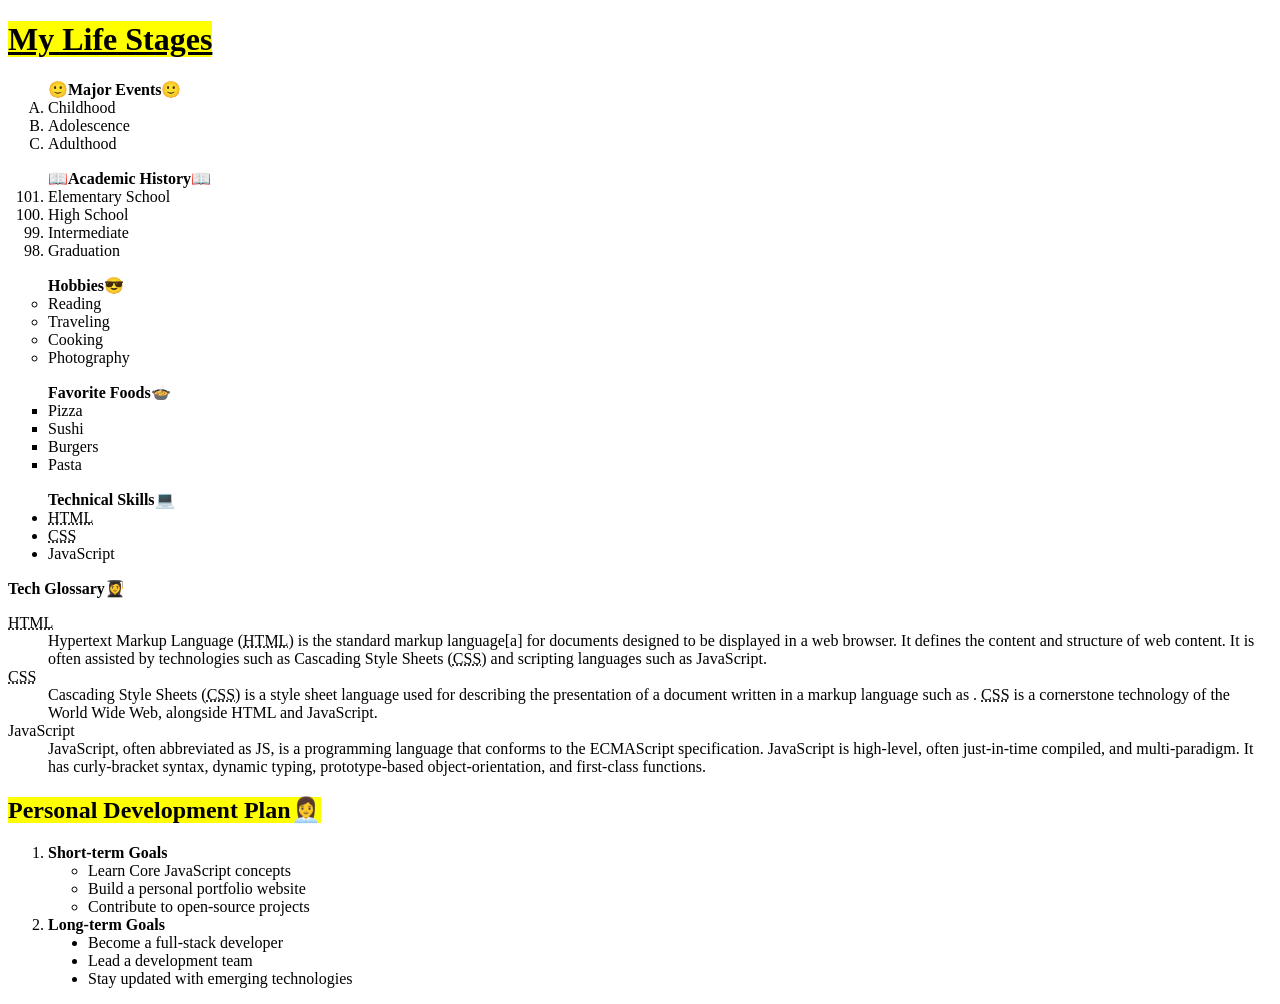
<file: DAY 03/index.html>
<!DOCTYPE html>
<html lang="en">
  <head>
    <meta charset="UTF-8" />
    <meta name="viewport" content="width=device-width, initial-scale=1.0" />
    <title>MY life Stages</title>
  </head>
  <body>
    <h1><ins><mark>My Life Stages</mark></ins></h1>
    <ol type="A">
      <strong>🙂Major Events🙂</strong>
      <li>Childhood</li>
      <li>Adolescence</li>
      <li>Adulthood</li>
    </ol>
    <ol type="1" start="101" reversed>
      <strong>📖Academic History📖</strong>
      <li>Elementary School</li>
      <li>High School</li>
      <li>Intermediate</li>
      <li>Graduation</li>
    </ol>
    <ul type="circle">
      <strong>Hobbies😎</strong>
      <li>Reading</li>
      <li>Traveling</li>
      <li>Cooking</li>
      <li>Photography</li>
    </ul>
    <ul type="square">
      <strong>Favorite Foods🍲</strong>
      <li>Pizza</li>
      <li>Sushi</li>
      <li>Burgers</li>
      <li>Pasta</li>
    </ul>
    <ul type="disc">
      <strong>Technical Skills💻</strong>
      <li><abbr title="Hypertext Markup Language">HTML</abbr></li>
      <li><abbr title="Cascading Style Sheets" >CSS</abbr></li>
      <li>JavaScript</li>
    </ul>
    <dl>
      <strong>Tech Glossary👩‍🎓</strong></dl>
        <dt><abbr title="Hypertext Markup Language">HTML</abbr></dt>
        <dd>Hypertext Markup Language (<abbr title="Hypertext Markup Language">HTML</abbr>) is the standard markup language[a] for documents designed to be displayed in a web browser. It defines the content and structure of web content. It is often assisted by technologies such as Cascading Style Sheets (<abbr title="Cascading Style Sheets" >CSS</abbr>) and scripting languages such as JavaScript.</dd>
        <dt><abbr title="Cascading Style Sheets" >CSS</abbr></dt>
        <dd>Cascading Style Sheets (<abbr title="Cascading Style Sheets" >CSS</abbr>) is a style sheet language used for describing the presentation of a document written in a markup language such as </mark>. <abbr title="Cascading Style Sheets" >CSS</abbr> is a cornerstone technology of the World Wide Web, alongside HTML and JavaScript.</dd>
        <dt>JavaScript</dt>
        <dd>JavaScript, often abbreviated as JS, is a programming language that conforms to the ECMAScript specification. JavaScript is high-level, often just-in-time compiled, and multi-paradigm. It has curly-bracket syntax, dynamic typing, prototype-based object-orientation, and first-class functions.</dd>
    </dl>
    <h2><mark>Personal Development Plan👩‍💼</mark></h2>
    <ol>
        <li>
            <strong>Short-term Goals</strong>
            <ul type="circle">
                <li>Learn Core JavaScript concepts</li>
                <li>Build a personal portfolio website</li>
                <li>Contribute to open-source projects</li>
            </ul>
        </li>
        <li>
            <strong>Long-term Goals</strong>
            <ul type="disc">
                <li>Become a full-stack developer</li>
                <li>Lead a development team</li>
                <li>Stay updated with emerging technologies</li>
            </ul>
        </li>
    </ol>
  </body>
</html>
</file>
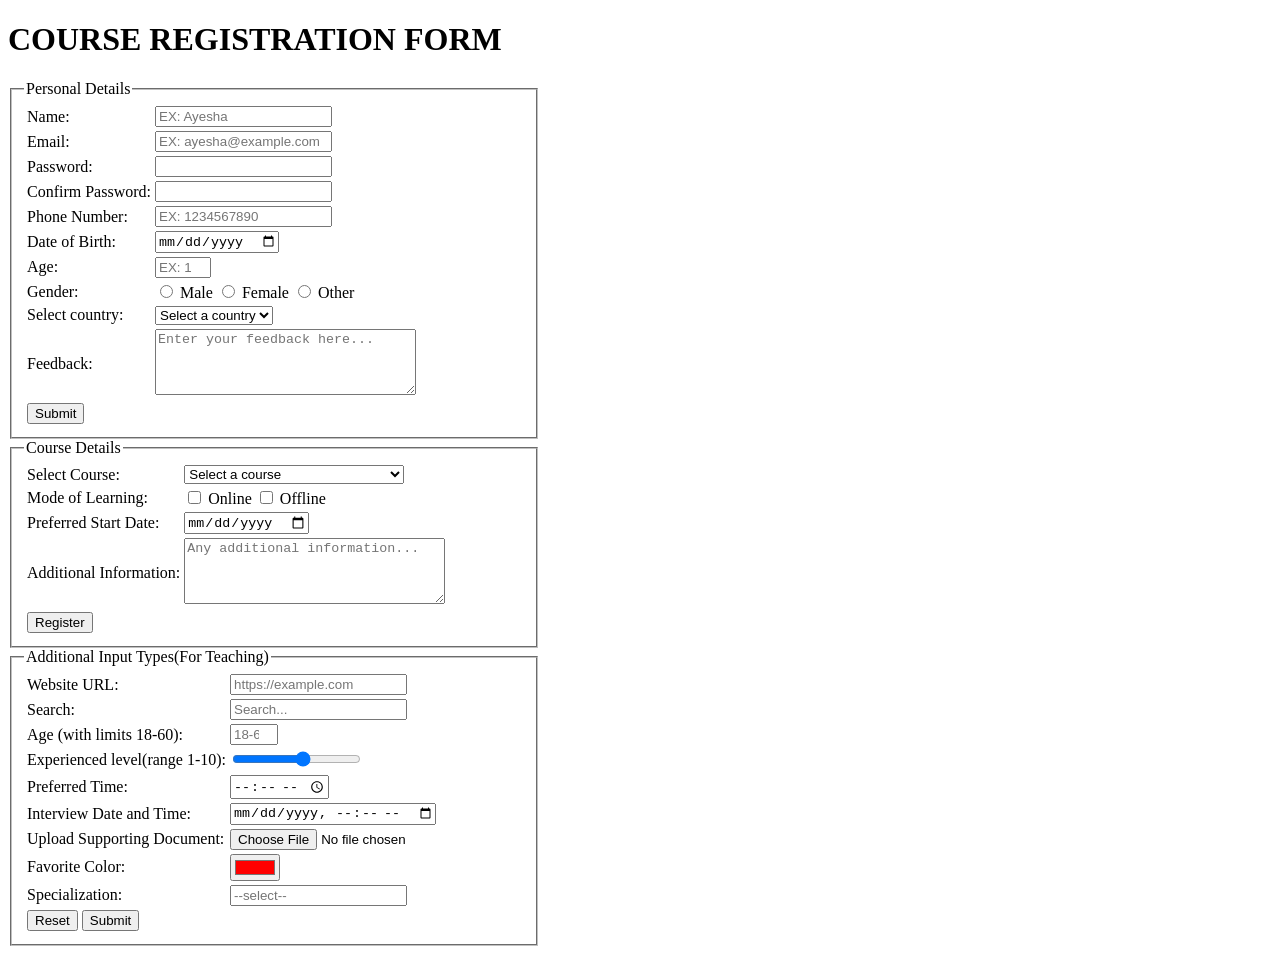
<file: DAY 06/index.html>
<!DOCTYPE html>
<html lang="en">
  <head>
    <meta charset="UTF-8" />
    <meta name="viewport" content="width=device-width, initial-scale=1.0" />
    <title>COURSE REGISTRATION FORM</title>
  </head>
  <body>
    <h1>COURSE REGISTRATION FORM</h1>
    <form action="/register" method="post">
      <fieldset style="width: 500px">
        <legend>Personal Details</legend>

        <table>
          <tr>
            <td>
              <label for="name">Name:</label>
            </td>
            <td>
              <input
                type="text"
                id="name"
                name="name"
                required
                placeholder="EX: Ayesha "
              />
            </td>
          </tr>
          <tr>
            <td>
              <label for="email">Email:</label>
            </td>
            <td>
              <input
                type="email"
                id="email"
                name="email"
                required
                placeholder="EX: ayesha@example.com"
              />
            </td>
          </tr>
          <tr>
            <td>
              <label for="password">Password:</label>
            </td>
            <td>
              <input type="password" id="password" name="password" required />
            </td>
          </tr>
          <tr>
            <td>
              <label for="confirm_password">Confirm Password:</label>
            </td>
            <td>
              <input
                type="password"
                id="confirm_password"
                name="confirm_password"
                required
              />
            </td>
          </tr>

          <tr>
            <td>
              <label for="phone">Phone Number:</label>
            </td>
            <td>
              <input
                type="tel"
                id="phone"
                name="phone"
                pattern="[0-9]{10}"
                required
                placeholder="EX: 1234567890"
              />
            </td>
          </tr>
          <tr>
            <td>
              <label for="DOB">Date of Birth:</label>
            </td>
            <td>
              <input
                type="date"
                id="DOB"
                name="DOB"
                required
                placeholder="DD/MM/YYYY"
              />
            </td>
          </tr>
          <tr>
            <td>
              <label for="Age">Age:</label>
            </td>
            <td>
              <input
                type="number"
                id="Age"
                name="Age"
                required
                min="18"
                max="100"
                placeholder="EX: 18"
              />
            </td>
          </tr>

          <tr>
            <td>
              <label for="GENDER">Gender:</label>
            </td>
            <td>
              <input type="radio" id="male" name="GENDER" value="male" />
              <label for="male">Male</label>
              <input type="radio" id="female" name="GENDER" value="female" />
              <label for="female">Female</label>
              <input type="radio" id="other" name="GENDER" value="other" />
              <label for="other">Other</label>
            </td>
          </tr>
          <tr>
            <td>
              <label for="country">Select country:</label>
            </td>
            <td>
              <select id="country" name="country" required>
                <option value="">Select a country</option>
                <option value="USA">United States</option>
                <option value="IND">India</option>
                <option value="UK">United Kingdom</option>
              </select>
            </td>
          </tr>

          <tr>
            <td>
              <label for="feedback">Feedback:</label>
            </td>
            <td>
              <textarea
                id="feedback"
                name="feedback"
                rows="4"
                cols="30"
                placeholder="Enter your feedback here..."
              ></textarea>
            </td>
          </tr>

          <tr>
            <td colspan="2">
              <input type="submit" value="Submit" />
            </td>
          </tr>
        </table>
      </fieldset>
      <fieldset style="width: 500px">
        <legend>Course Details</legend>
        <table>
          <tr>
            <td>
              <label for="course">Select Course:</label>
            </td>
            <td>
              <select id="course" name="course" required>
                <option value="">Select a course</option>
                <option value="web_dev">Java Full stackWeb Development</option>
                <option value="data_science">Data Science</option>
                <option value="cyber_security">Cyber Security</option>
              </select>
            </td>
          </tr>
          <tr>
            <td>
              <label for="mode">Mode of Learning:</label>
            </td>
            <td>
              <input
                type="checkbox"
                id="online"
                name="mode"
                value="online"
                required
              />
              <label for="online">Online</label>
              <input
                type="checkbox"
                id="offline"
                name="mode"
                value="offline"
                required
              />
              <label for="offline">Offline</label>
            </td>
          </tr>
          <tr>
            <td>
              <label for="start_date">Preferred Start Date:</label>
            </td>
            <td>
              <input type="date" id="start_date" name="start_date" required />
            </td>
          </tr>
          <tr>
            <td>
              <label for="additional_info">Additional Information:</label>
            </td>
            <td>
              <textarea
                id="additional_info"
                name="additional_info"
                rows="4"
                cols="30"
                placeholder="Any additional information..."
              ></textarea>
            </td>
          </tr>
          <tr>
            <td colspan="2">
              <input type="submit" value="Register" />
            </td>
          </tr>
        </table>
      </fieldset>
      <fieldset style="width: 500px">
        <legend>Additional Input Types(For Teaching)</legend>
        <table>
          <tr>
            <td><label for="website">Website URL:</label></td>
            <td>
              <input
                type="url"
                id="website"
                name="website"
                placeholder="https://example.com"
              />
            </td>
          </tr>
          <tr>
            <td><label for="search">Search:</label></td>
            <td>
              <input
                type="search"
                id="search"
                name="search"
                placeholder="Search..."
              />
            </td>
          </tr>
          <tr>
            <td>
              <label for="age">Age (with limits 18-60):</label>
            </td>
            <td>
              <input
                type="number"
                id="age"
                name="age"
                min="18"
                max="60"
                placeholder="18-60"
              />
            </td>
          </tr>
          <tr>
            <td>
              <label for="Experience">Experienced level(range 1-10):</label>
            </td>
            <td>
              <input
                type="range"
                id="Experience"
                name="Experience"
                min="1"
                max="10"
              />
            </td>
          </tr>
          <tr>
            <td><label for="time">Preferred Time:</label></td>
            <td>
              <input type="time" id="time" name="time" />
            </td>
          </tr>
          <tr>
            <td><label for="datetime"> Interview Date and Time:</label></td>
            <td>
              <input type="datetime-local" id="datetime" name="datetime" />
            </td>
          </tr>
          <tr>
            <td>
              <label for="file">Upload Supporting Document:</label>
            </td>
            <td>
              <input type="file" id="file" name="file" />
            </td>
          </tr>

          <tr>
            <td><label for="color">Favorite Color:</label></td>
            <td>
              <input type="color" id="color" name="color" value="#ff0000" />
            </td>
          </tr>
          <tr>
            <td>
              <label for="Specialization">Specialization:</label>
            </td>
            <td>
              <input
                list="specializations"
                id="Specialization"
                name="Specialization"
                placeholder="--select--"
              />
              <datalist id="specializations">
                <option value="Frontend Development"></option>
                <option value="Backend Development"></option>
                <option value="Full Stack Development"></option>
                <option value="Data Science"></option>
                <option value="Cyber Security"></option>
              </datalist>
            </td>
          </tr>
          <tr>
            <td colspan="2">
              <input type="reset" value="Reset" />
              <input type="submit" value="Submit" />
            </td>
          </tr>
        </table>
      </fieldset>
    </form>
  </body>
</html>
</file>
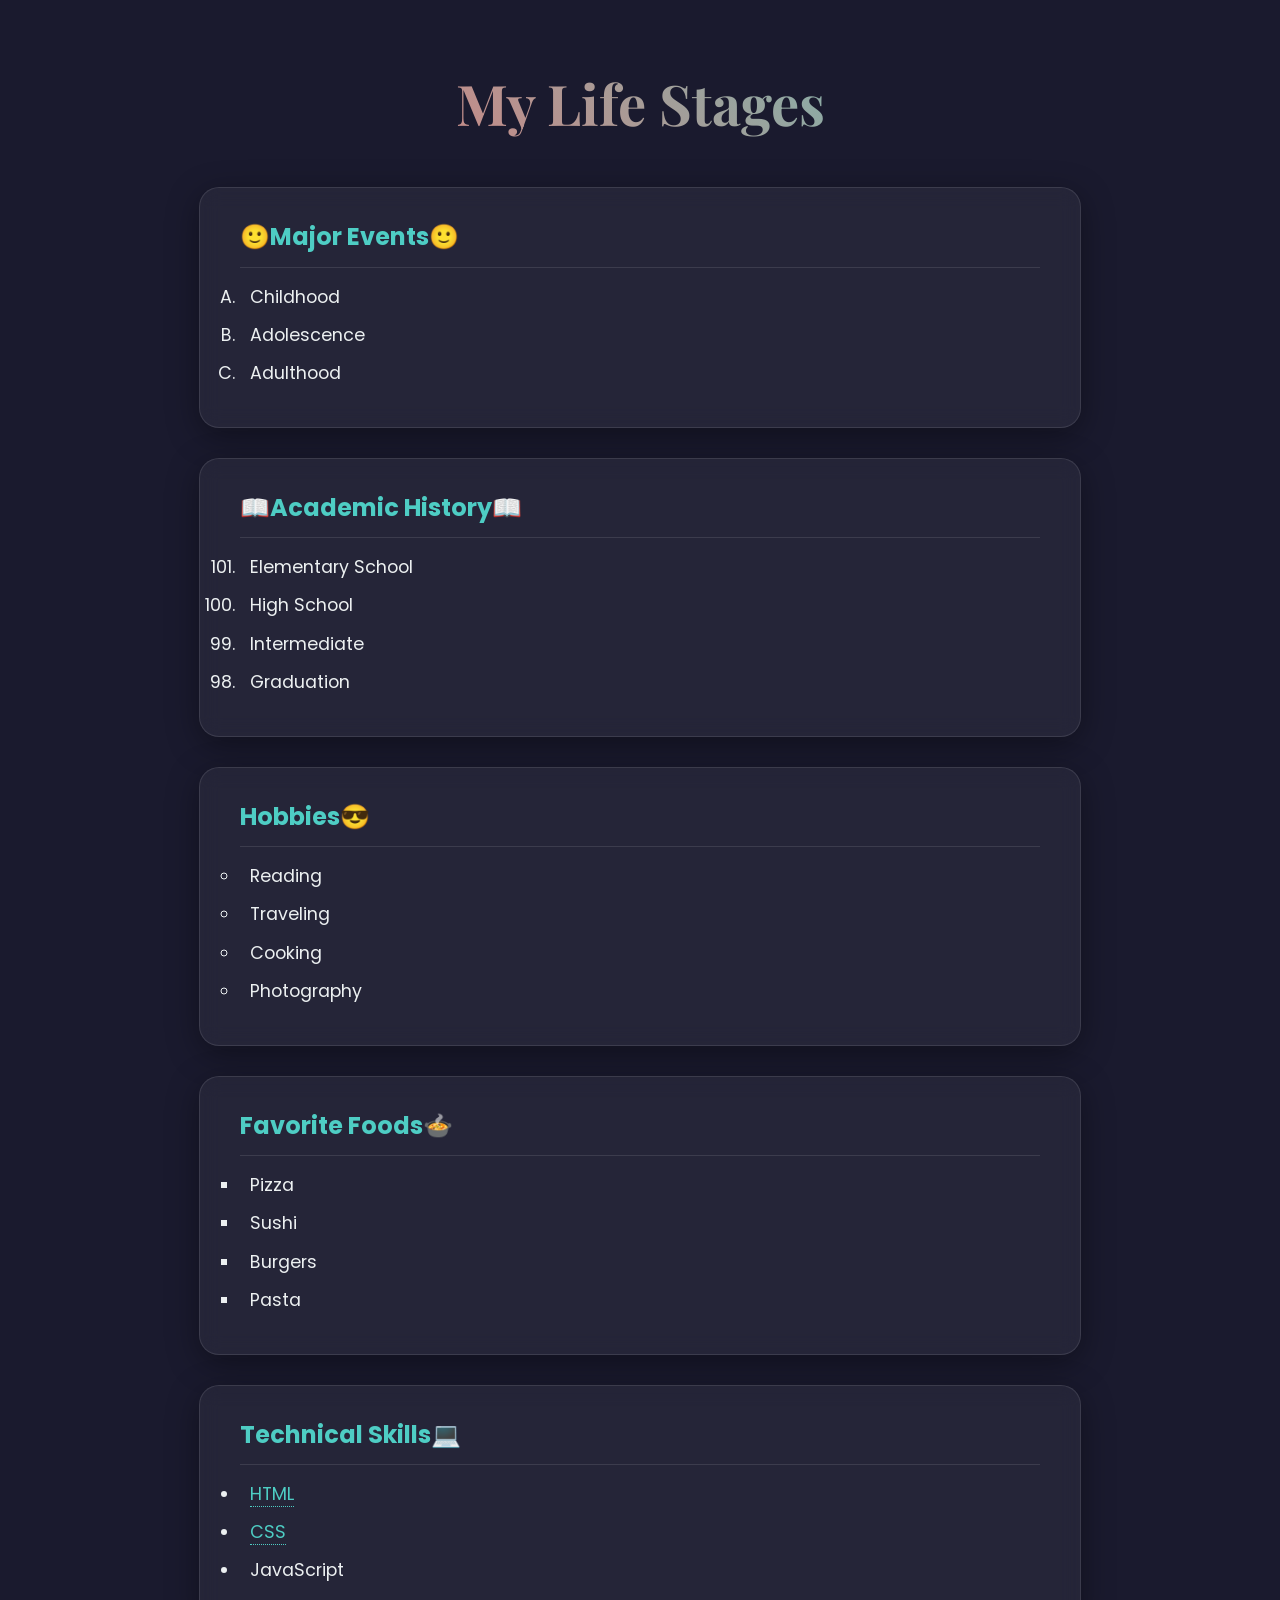
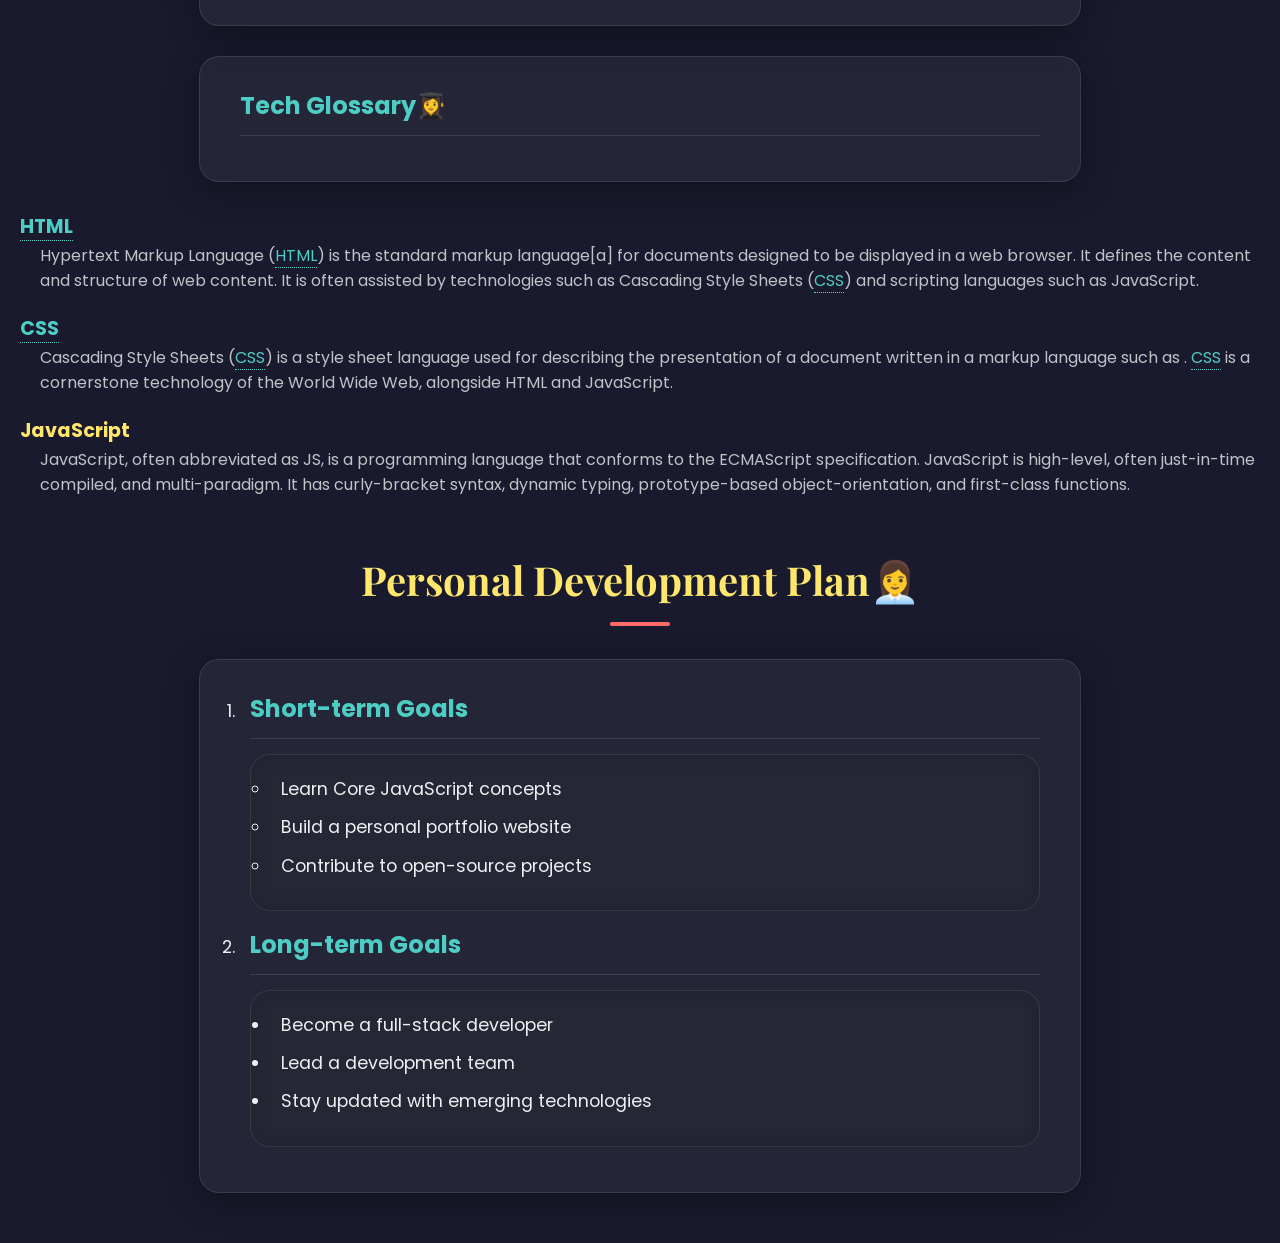
<file: DAY 03/index2.html>
<!DOCTYPE html>
<html lang="en">

<head>
  <meta charset="UTF-8" />
  <meta name="viewport" content="width=device-width, initial-scale=1.0" />
  <title>MY life Stages</title>
  <link rel="stylesheet" href="style.css">
</head>

<body>
  <h1><ins><mark>My Life Stages</mark></ins></h1>
  <ol type="A">
    <strong>🙂Major Events🙂</strong>
    <li>Childhood</li>
    <li>Adolescence</li>
    <li>Adulthood</li>
  </ol>
  <ol type="1" start="101" reversed>
    <strong>📖Academic History📖</strong>
    <li>Elementary School</li>
    <li>High School</li>
    <li>Intermediate</li>
    <li>Graduation</li>
  </ol>
  <ul type="circle">
    <strong>Hobbies😎</strong>
    <li>Reading</li>
    <li>Traveling</li>
    <li>Cooking</li>
    <li>Photography</li>
  </ul>
  <ul type="square">
    <strong>Favorite Foods🍲</strong>
    <li>Pizza</li>
    <li>Sushi</li>
    <li>Burgers</li>
    <li>Pasta</li>
  </ul>
  <ul type="disc">
    <strong>Technical Skills💻</strong>
    <li><abbr title="Hypertext Markup Language">HTML</abbr></li>
    <li><abbr title="Cascading Style Sheets">CSS</abbr></li>
    <li>JavaScript</li>
  </ul>
  <dl>
    <strong>Tech Glossary👩‍🎓</strong>
  </dl>
  <dt><abbr title="Hypertext Markup Language">HTML</abbr></dt>
  <dd>Hypertext Markup Language (<abbr title="Hypertext Markup Language">HTML</abbr>) is the standard markup language[a]
    for documents designed to be displayed in a web browser. It defines the content and structure of web content. It is
    often assisted by technologies such as Cascading Style Sheets (<abbr title="Cascading Style Sheets">CSS</abbr>) and
    scripting languages such as JavaScript.</dd>
  <dt><abbr title="Cascading Style Sheets">CSS</abbr></dt>
  <dd>Cascading Style Sheets (<abbr title="Cascading Style Sheets">CSS</abbr>) is a style sheet language used for
    describing the presentation of a document written in a markup language such as </mark>. <abbr
      title="Cascading Style Sheets">CSS</abbr> is a cornerstone technology of the World Wide Web, alongside HTML and
    JavaScript.</dd>
  <dt>JavaScript</dt>
  <dd>JavaScript, often abbreviated as JS, is a programming language that conforms to the ECMAScript specification.
    JavaScript is high-level, often just-in-time compiled, and multi-paradigm. It has curly-bracket syntax, dynamic
    typing, prototype-based object-orientation, and first-class functions.</dd>
  </dl>
  <h2><mark>Personal Development Plan👩‍💼</mark></h2>
  <ol>
    <li>
      <strong>Short-term Goals</strong>
      <ul type="circle">
        <li>Learn Core JavaScript concepts</li>
        <li>Build a personal portfolio website</li>
        <li>Contribute to open-source projects</li>
      </ul>
    </li>
    <li>
      <strong>Long-term Goals</strong>
      <ul type="disc">
        <li>Become a full-stack developer</li>
        <li>Lead a development team</li>
        <li>Stay updated with emerging technologies</li>
      </ul>
    </li>
  </ol>
</body>

</html>
</file>
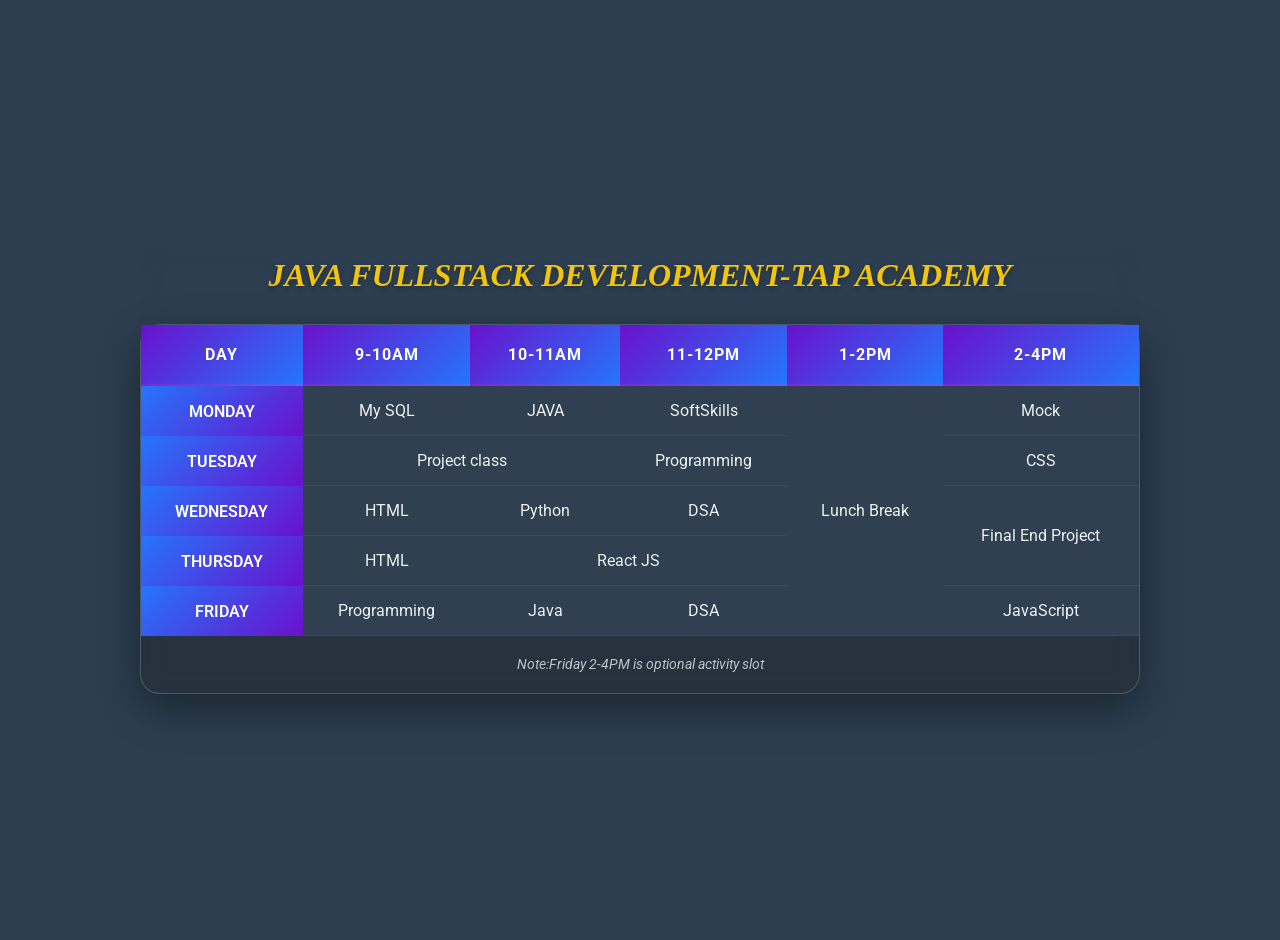
<file: DAY 04/index3.html>
<!DOCTYPE html>
<html lang="en">

<head>
    <meta charset="UTF-8">
    <meta name="viewport" content="width=<device-width>, initial-scale=1.0">
    <title>Time Table</title>
    <link rel="stylesheet" href="style.css">
</head>

<body>


    <table>
        <caption style="text-align:center "><strong><mark>JAVA FULLSTACK DEVELOPMENT-TAP ACADEMY</mark></strong>
        </caption>
        <thead <tr>
            <th>DAY</th>
            <th>9-10AM</th>
            <th>10-11AM</th>
            <th>11-12PM</th>
            <th>1-2PM</th>
            <th>2-4PM</th>
            </tr>
        </thead>
        <tbody>
            <tr>
                <th>MONDAY</th>
                <td>My SQL</td>
                <td>JAVA</td>
                <td>SoftSkills</td>
                <td rowspan="5"> Lunch Break</td>
                <td>Mock</td>
            </tr>
            <tr>
                <th>TUESDAY</th>
                <td colspan="2">Project class</td>
                <td>Programming</td>
                <td>CSS</td>
            </tr>
            <tr>
                <th>WEDNESDAY</th>
                <td>HTML</td>
                <td>Python</td>
                <td>DSA</td>
                <td rowspan="2">Final End Project</td>
            </tr>
            <tr>
                <th>THURSDAY</th>
                <td>HTML</td>
                <td colspan="2">React JS</td>
            </tr>
            <tr>
                <th>FRIDAY</th>
                <td>Programming</td>
                <td>Java</td>
                <td>DSA</td>
                <td>JavaScript</td>
            </tr>
        </tbody>
        <tfoot>
            <tr>

                <td colspan="6" style="text-align:center"><em>Note:Friday 2-4PM is optional activity slot</em></td>
            </tr>
        </tfoot>

    </table>
</body>

</html>
</file>
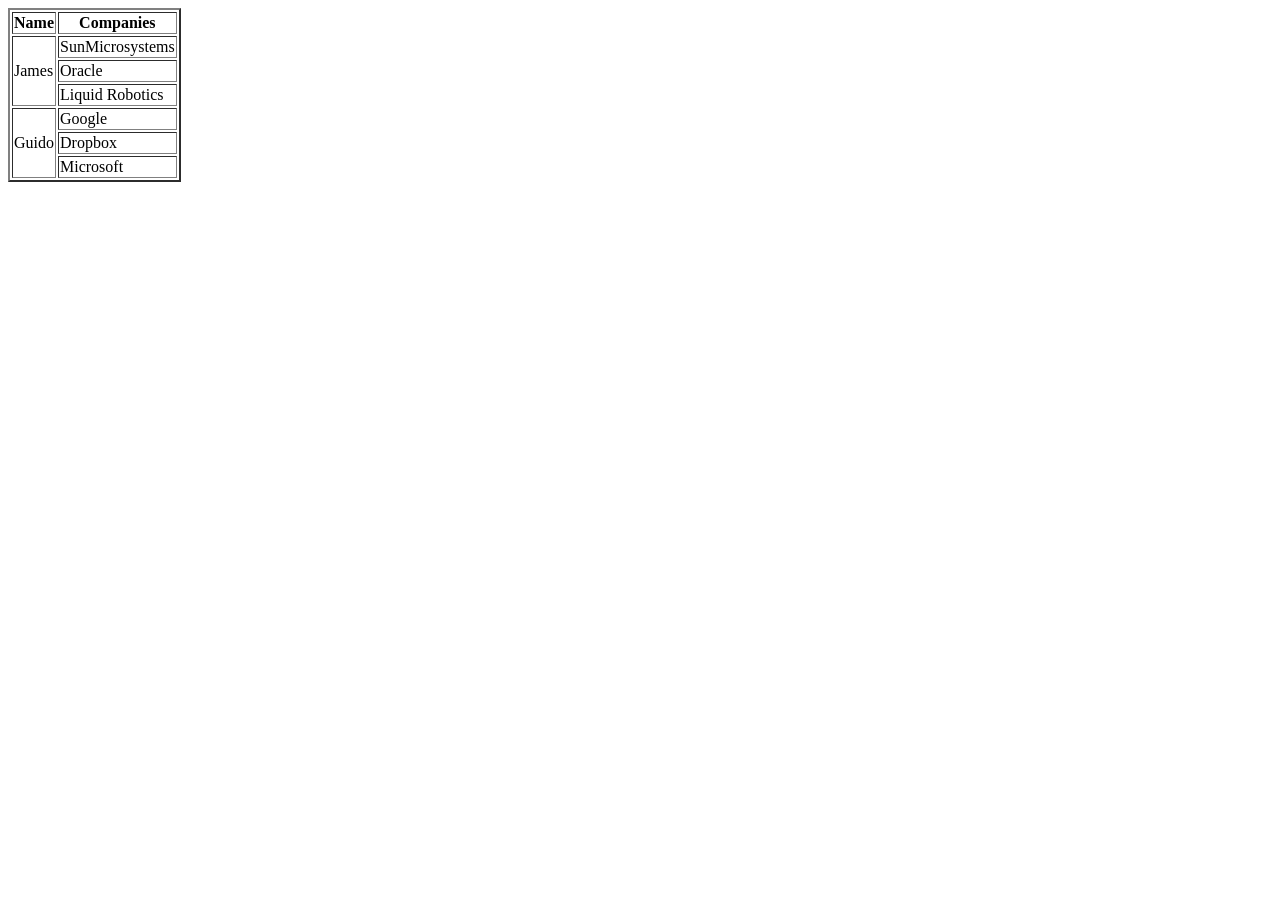
<file: DAY 04/tables.html>
<!DOCTYPE html>
<html lang="en">
  <head>
    <meta charset="UTF-8" />
    <meta name="viewport" content="width=device-width, initial-scale=1.0" />
    <title>Document</title>
  </head>
  <body>
    <table border="2px">
      <tr>
        <th>Name</th>
        <th>Companies</th>
      </tr>
      <tr>
        <td rowspan="3">James</td>
        <td>SunMicrosystems</td>
      </tr>
      <tr>
        <td>Oracle</td>
      </tr>
      <tr>
        <td>Liquid Robotics</td>
      </tr>
      <tr>
        <td rowspan="3">Guido</td>
        <td>Google</td>
      </tr>

      <tr>
        <td>Dropbox</td>
      </tr>
      <tr>
        <td>Microsoft</td>
      </tr>
    </table>
  </body>
</html>
</file>
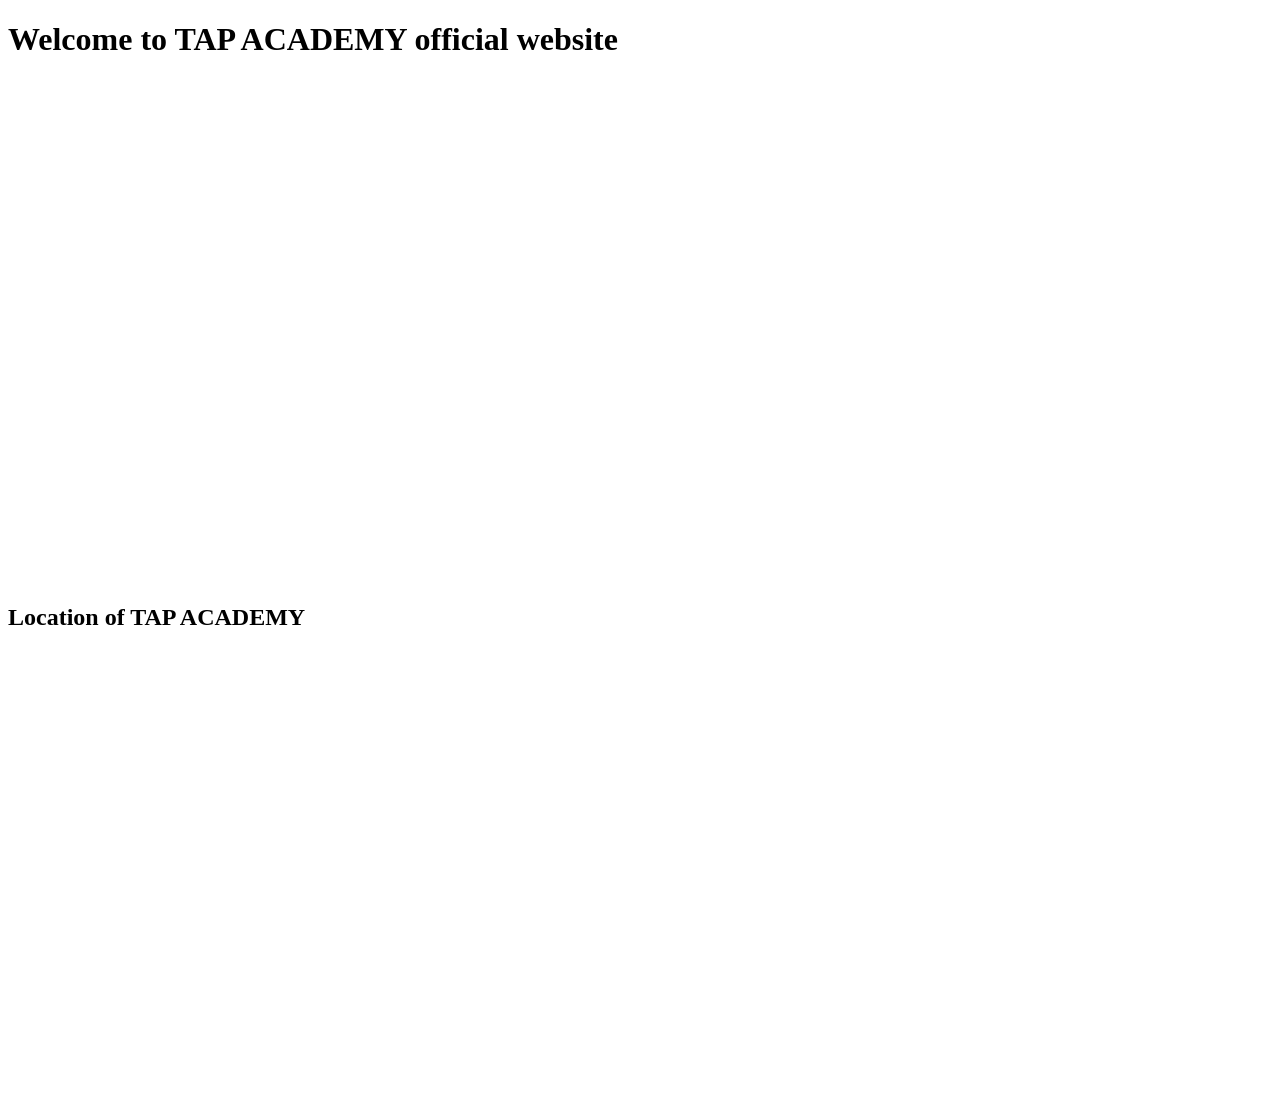
<file: DAY 05/practice.html>
<!DOCTYPE html>
<html lang="en">
  <head>
    <meta charset="UTF-8" />
    <meta name="viewport" content="width=<<device-width>>, initial-scale=1.0" />
    <title>IFRAME Practice</title>
  </head>
  <body>
    <h1>Welcome to TAP ACADEMY official website</h1>
    <iframe
      height="500px"
      width="700px"
      src="https://thetapacademy.com/"
      frameborder="0"
    >
    </iframe>
    <h2>Location of TAP ACADEMY</h2>
    <iframe src="https://www.google.com/maps/embed?pb=!1m18!1m12!1m3!1d3888.8662858112966!2d77.60805687484037!3d12.916314487393954!2m3!1f0!2f0!3f0!3m2!1i1024!2i768!4f13.1!3m3!1m2!1s0x3bae3d6411bbb945%3A0x884e5e751a18bc1!2sTAP%20ACADEMY%20BTM!5e0!3m2!1sen!2sin!4v1768324931040!5m2!1sen!2sin" width="600" height="450" style="border:0;" allowfullscreen="" loading="lazy" referrerpolicy="no-referrer-when-downgrade"></iframe>
  </body>
</html>
</file>
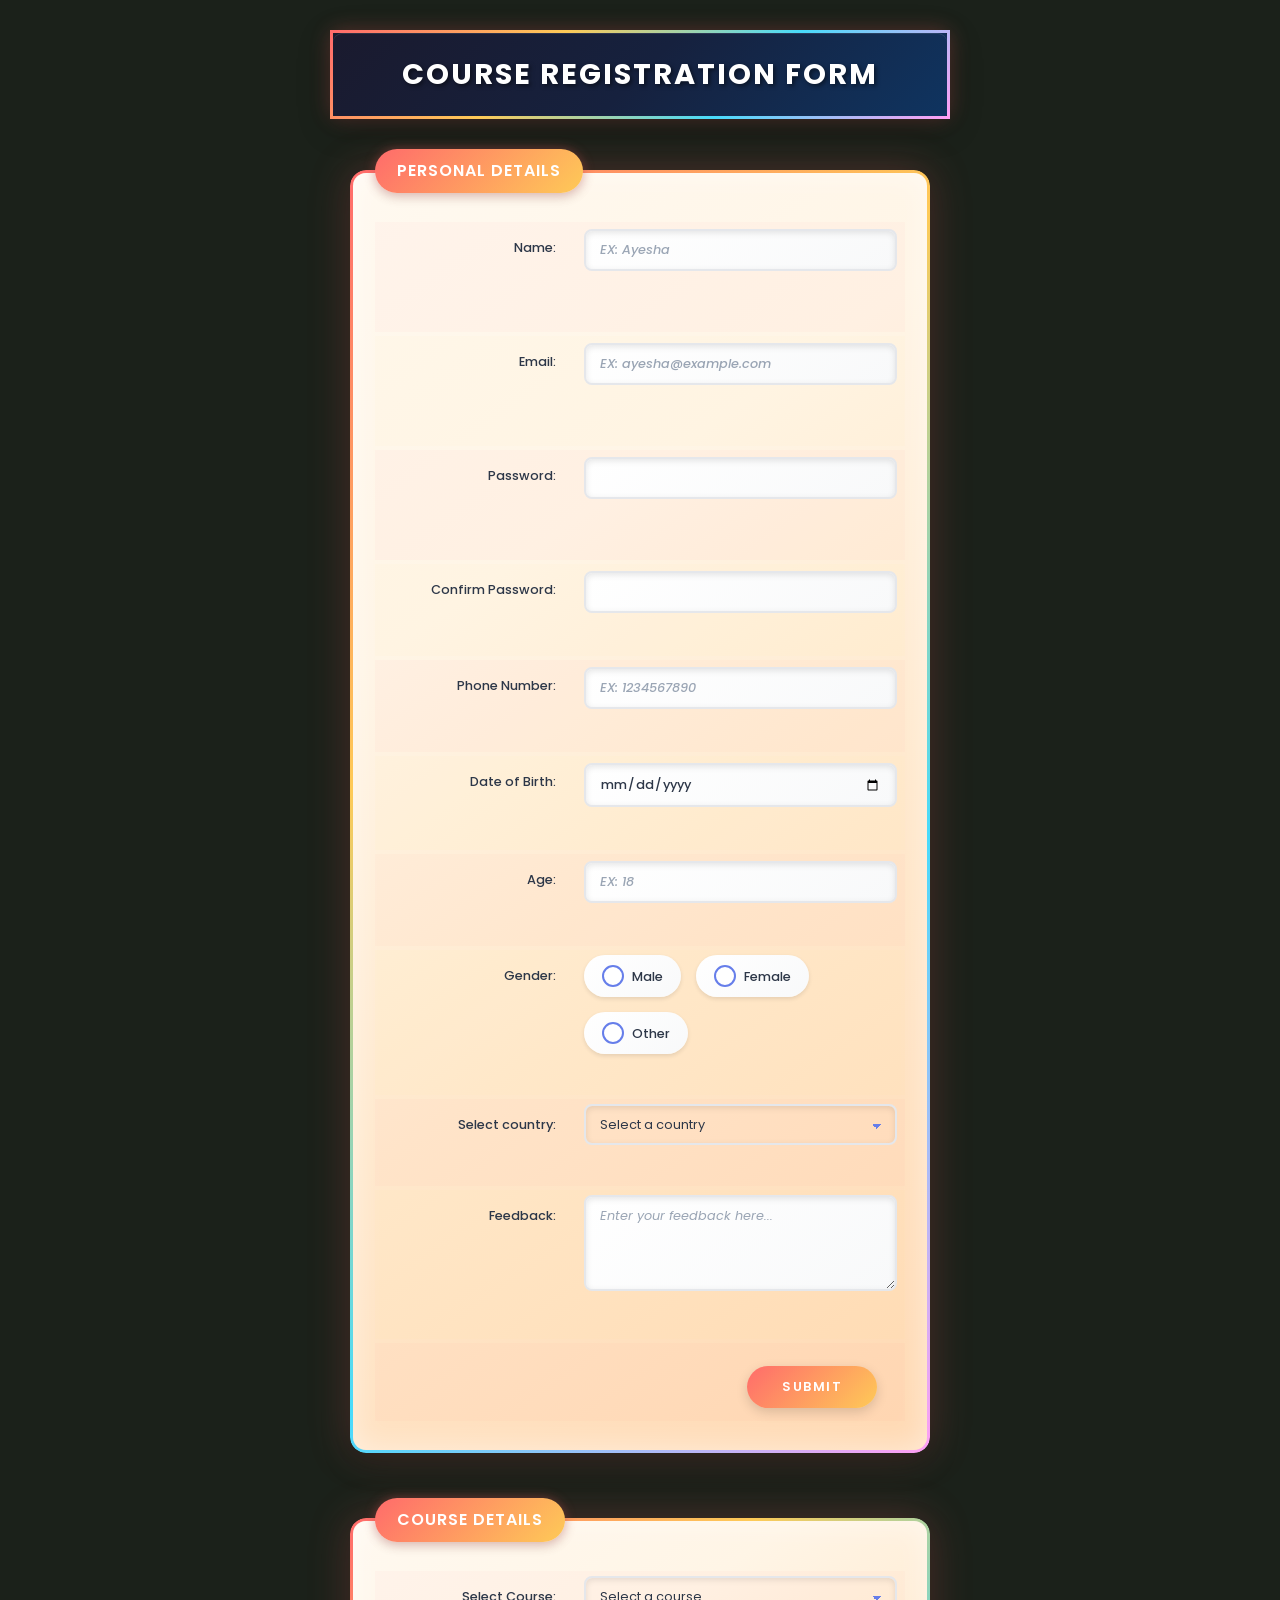
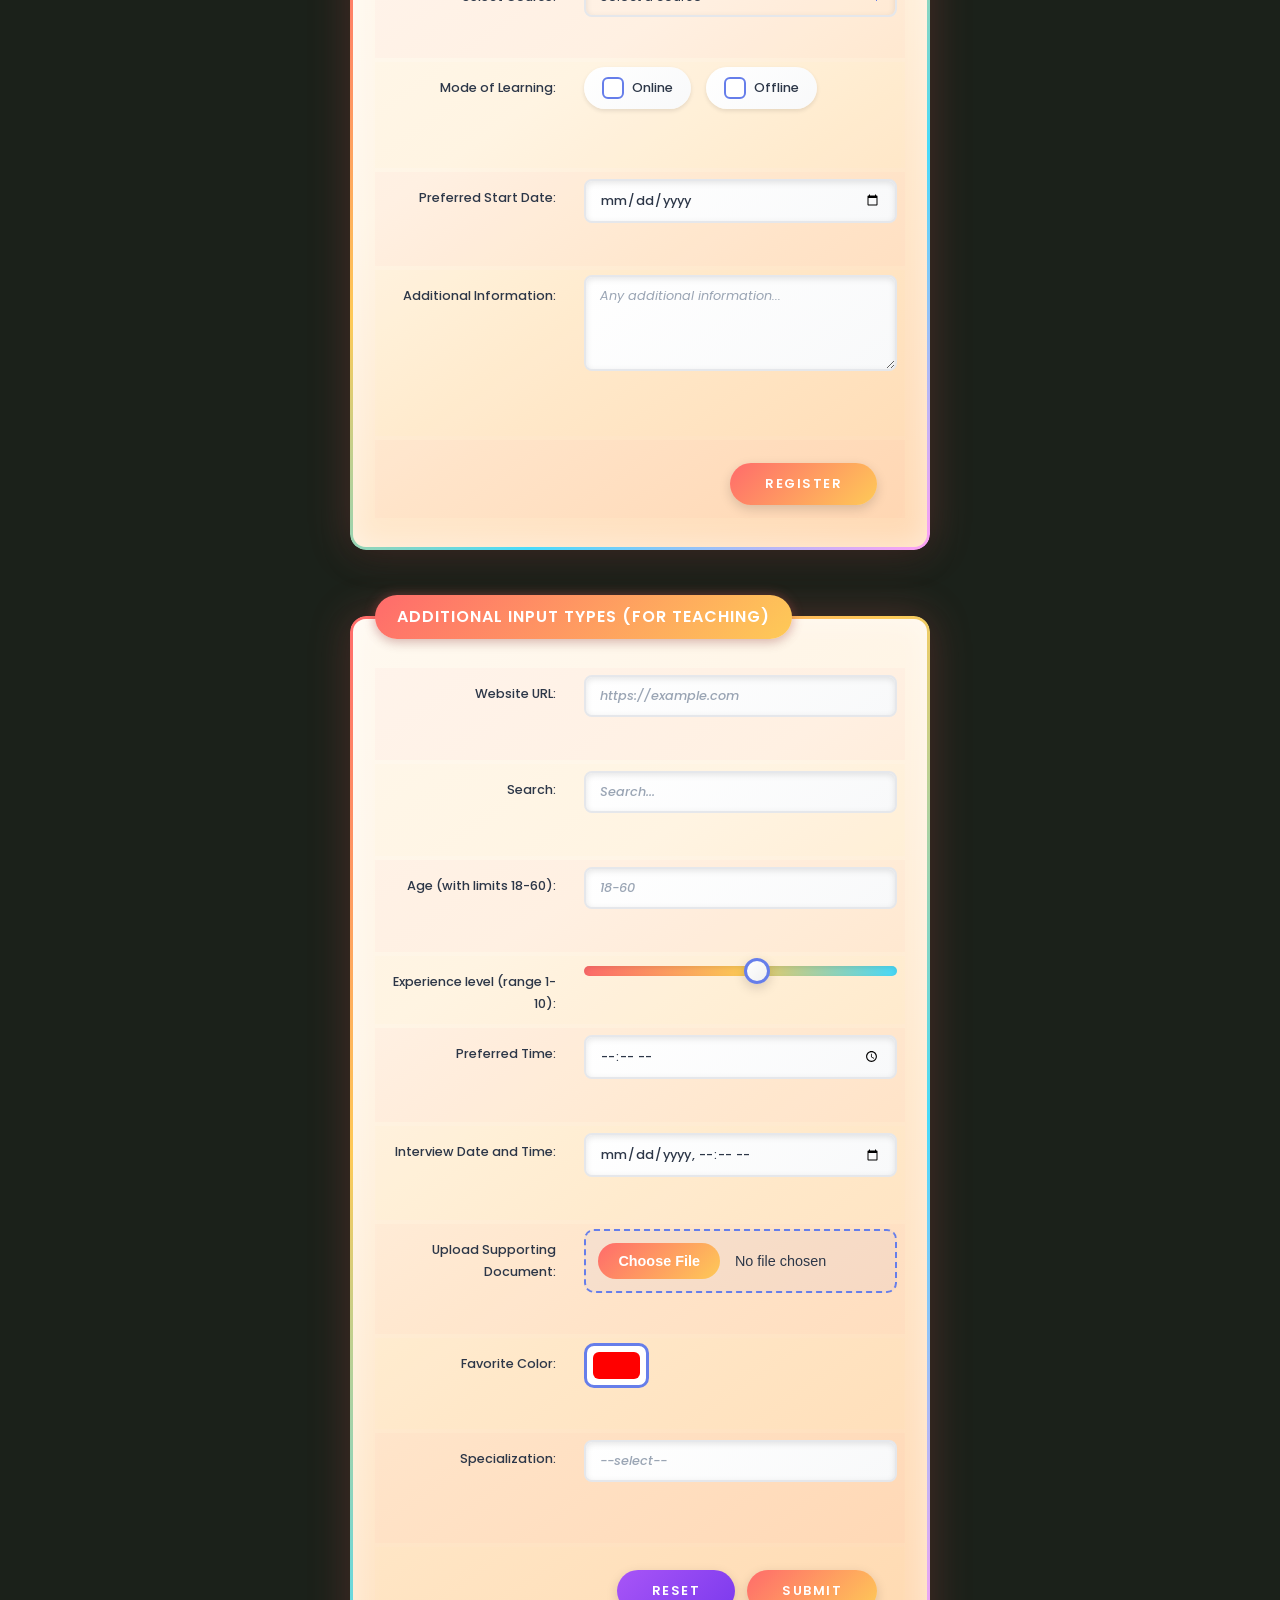
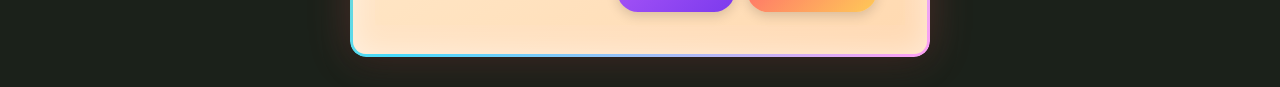
<file: DAY 06/index5.html>
<!DOCTYPE html>
<html lang="en">

<head>
  <meta charset="UTF-8" />
  <meta name="viewport" content="width=device-width, initial-scale=1.0" />
  <title>COURSE REGISTRATION FORM</title>
  <link rel="stylesheet" href="style5.css">
</head>

<body>
  <h1>COURSE REGISTRATION FORM</h1>
  <form action="/register" method="post">
    <fieldset>
      <legend>Personal Details</legend>

      <table>
        <tr>
          <td>
            <label for="name">Name:</label>
          </td>
          <td>
            <input type="text" id="name" name="name" required placeholder="EX: Ayesha" />
            <span class="tooltip">💡 Enter your full name as per official documents</span>
          </td>
        </tr>
        <tr>
          <td>
            <label for="email">Email:</label>
          </td>
          <td>
            <div class="input-wrapper">
              <input type="email" id="email" name="email" required placeholder="EX: ayesha@example.com" />
              <span class="validation-icon"></span>
            </div>
            <span class="tooltip">📧 Enter a valid email format (e.g., name@domain.com)</span>
          </td>
        </tr>
        <tr>
          <td>
            <label for="password">Password:</label>
          </td>
          <td>
            <input type="password" id="password" name="password" required />
            <span class="tooltip">🔒 Use at least 8 characters with letters and numbers</span>
          </td>
        </tr>
        <tr>
          <td>
            <label for="confirm_password">Confirm Password:</label>
          </td>
          <td>
            <input type="password" id="confirm_password" name="confirm_password" required />
            <span class="tooltip">🔐 Re-enter your password to confirm</span>
          </td>
        </tr>

        <tr>
          <td>
            <label for="phone">Phone Number:</label>
          </td>
          <td>
            <input type="tel" id="phone" name="phone" pattern="[0-9]{10}" required placeholder="EX: 1234567890" />
            <span class="tooltip">📱 Enter 10-digit mobile number without spaces</span>
          </td>
        </tr>
        <tr>
          <td>
            <label for="DOB">Date of Birth:</label>
          </td>
          <td>
            <input type="date" id="DOB" name="DOB" required />
            <span class="tooltip">📅 Select your date of birth from the calendar</span>
          </td>
        </tr>
        <tr>
          <td>
            <label for="Age">Age:</label>
          </td>
          <td>
            <input type="number" id="Age" name="Age" required min="18" max="100" placeholder="EX: 18" />
            <span class="tooltip">🎂 Must be between 18 and 100 years old</span>
          </td>
        </tr>

        <tr>
          <td>
            <label>Gender:</label>
          </td>
          <td>
            <div class="gender-container">
              <div class="gender-option">
                <input type="radio" id="male" name="GENDER" value="male" />
                <label for="male">Male</label>
              </div>
              <div class="gender-option">
                <input type="radio" id="female" name="GENDER" value="female" />
                <label for="female">Female</label>
              </div>
              <div class="gender-option">
                <input type="radio" id="other" name="GENDER" value="other" />
                <label for="other">Other</label>
              </div>
            </div>
            <span class="tooltip">👤 Select your gender identity</span>
          </td>
        </tr>
        <tr>
          <td>
            <label for="country">Select country:</label>
          </td>
          <td>
            <select id="country" name="country" required>
              <option value="">Select a country</option>
              <option value="USA">United States</option>
              <option value="IND">India</option>
              <option value="UK">United Kingdom</option>
            </select>
            <span class="tooltip">🌍 Choose your country of residence</span>
          </td>
        </tr>

        <tr>
          <td>
            <label for="feedback">Feedback:</label>
          </td>
          <td>
            <textarea id="feedback" name="feedback" rows="4" cols="30"
              placeholder="Enter your feedback here..."></textarea>
            <span class="tooltip">💬 Share any comments or questions you have</span>
          </td>
        </tr>

        <tr>
          <td colspan="2">
            <input type="submit" value="Submit" />
          </td>
        </tr>
      </table>
    </fieldset>
    <fieldset>
      <legend>Course Details</legend>
      <table>
        <tr>
          <td>
            <label for="course">Select Course:</label>
          </td>
          <td>
            <select id="course" name="course" required>
              <option value="">Select a course</option>
              <option value="web_dev">Java Full Stack Web Development</option>
              <option value="data_science">Data Science</option>
              <option value="cyber_security">Cyber Security</option>
            </select>
            <span class="tooltip">📚 Choose the course you wish to enroll in</span>
          </td>
        </tr>
        <tr>
          <td>
            <label>Mode of Learning:</label>
          </td>
          <td>
            <div class="mode-container">
              <div class="mode-option">
                <input type="checkbox" id="online" name="mode" value="online" />
                <label for="online">Online</label>
              </div>
              <div class="mode-option">
                <input type="checkbox" id="offline" name="mode" value="offline" />
                <label for="offline">Offline</label>
              </div>
            </div>
            <span class="tooltip">🖥️ You can select both online and offline modes</span>
          </td>
        </tr>
        <tr>
          <td>
            <label for="start_date">Preferred Start Date:</label>
          </td>
          <td>
            <input type="date" id="start_date" name="start_date" required />
            <span class="tooltip">📆 Select when you want to start the course</span>
          </td>
        </tr>
        <tr>
          <td>
            <label for="additional_info">Additional Information:</label>
          </td>
          <td>
            <textarea id="additional_info" name="additional_info" rows="4" cols="30"
              placeholder="Any additional information..."></textarea>
            <span class="tooltip">📝 Mention any special requirements or requests</span>
          </td>
        </tr>
        <tr>
          <td colspan="2">
            <input type="submit" value="Register" />
          </td>
        </tr>
      </table>
    </fieldset>
    <fieldset>
      <legend>Additional Input Types (For Teaching)</legend>
      <table>
        <tr>
          <td><label for="website">Website URL:</label></td>
          <td>
            <input type="url" id="website" name="website" placeholder="https://example.com" />
            <span class="tooltip">🔗 Enter a valid URL starting with https://</span>
          </td>
        </tr>
        <tr>
          <td><label for="search">Search:</label></td>
          <td>
            <input type="search" id="search" name="search" placeholder="Search..." />
            <span class="tooltip">🔍 Type keywords to search</span>
          </td>
        </tr>
        <tr>
          <td>
            <label for="age">Age (with limits 18-60):</label>
          </td>
          <td>
            <input type="number" id="age" name="age" min="18" max="60" placeholder="18-60" />
            <span class="tooltip">🎯 Age must be between 18 and 60</span>
          </td>
        </tr>
        <tr>
          <td>
            <label for="Experience">Experience level (range 1-10):</label>
          </td>
          <td>
            <input type="range" id="Experience" name="Experience" min="1" max="10" />
            <span class="tooltip">📊 Drag the slider to set your experience level</span>
          </td>
        </tr>
        <tr>
          <td><label for="time">Preferred Time:</label></td>
          <td>
            <input type="time" id="time" name="time" />
            <span class="tooltip">⏰ Select your preferred class time</span>
          </td>
        </tr>
        <tr>
          <td><label for="datetime">Interview Date and Time:</label></td>
          <td>
            <input type="datetime-local" id="datetime" name="datetime" />
            <span class="tooltip">📅 Pick a date and time for the interview</span>
          </td>
        </tr>
        <tr>
          <td>
            <label for="file">Upload Supporting Document:</label>
          </td>
          <td>
            <input type="file" id="file" name="file" />
            <span class="tooltip">📎 Upload PDF, DOC, or image files (max 5MB)</span>
          </td>
        </tr>

        <tr>
          <td><label for="color">Favorite Color:</label></td>
          <td>
            <input type="color" id="color" name="color" value="#ff0000" />
            <span class="tooltip">🎨 Click to open color picker</span>
          </td>
        </tr>
        <tr>
          <td>
            <label for="Specialization">Specialization:</label>
          </td>
          <td>
            <input list="specializations" id="Specialization" name="Specialization" placeholder="--select--" />
            <datalist id="specializations">
              <option value="Frontend Development"></option>
              <option value="Backend Development"></option>
              <option value="Full Stack Development"></option>
              <option value="Data Science"></option>
              <option value="Cyber Security"></option>
            </datalist>
            <span class="tooltip">💻 Type or select from suggested specializations</span>
          </td>
        </tr>
        <tr>
          <td colspan="2">
            <input type="reset" value="Reset" />
            <input type="submit" value="Submit" />
          </td>
        </tr>
      </table>
    </fieldset>
  </form>
</body>

</html>
</file>
<file: DAY 03/style.css>
@import url('https://fonts.googleapis.com/css2?family=Poppins:wght@300;400;600&family=Playfair+Display:wght@700&display=swap');

:root {
    --primary-color: #ff6b6b;
    --secondary-color: #4ecdc4;
    --accent-color: #ffe66d;
    --bg-color: #1a1a2e;
    --text-color: #ecf0f1;
    --card-bg: rgba(255, 255, 255, 0.05);
}

body {
    font-family: 'Poppins', sans-serif;
    background-color: var(--bg-color);
    color: var(--text-color);
    margin: 0;
    padding: 20px;
    line-height: 1.6;
}

h1 {
    font-family: 'Playfair Display', serif;
    text-align: center;
    font-size: 3.5rem;
    margin-bottom: 40px;
    color: transparent;
    background: linear-gradient(45deg, var(--primary-color), var(--secondary-color));
    -webkit-background-clip: text;
    background-clip: text;
    animation: fadeInDown 1s ease-out;
}

h1 mark,
h2 mark {
    background: transparent;
    color: inherit;
    padding: 0;
}

h1 ins,
h2 ins {
    text-decoration: none;
}

h2 {
    font-family: 'Playfair Display', serif;
    font-size: 2.5rem;
    color: var(--accent-color);
    margin-top: 50px;
    text-align: center;
    position: relative;
}

h2::after {
    content: '';
    display: block;
    width: 60px;
    height: 4px;
    background: var(--primary-color);
    margin: 10px auto;
    border-radius: 2px;
}

/* List Styling */
ol,
ul,
dl {
    background: var(--card-bg);
    backdrop-filter: blur(10px);
    border-radius: 20px;
    padding: 30px 40px;
    margin: 30px auto;
    max-width: 800px;
    box-shadow: 0 8px 32px 0 rgba(0, 0, 0, 0.37);
    border: 1px solid rgba(255, 255, 255, 0.1);
    transition: transform 0.3s ease, box-shadow 0.3s ease;
}

ol:hover,
ul:hover,
dl:hover {
    transform: translateY(-5px);
    box-shadow: 0 15px 45px rgba(0, 0, 0, 0.5);
}

strong {
    display: block;
    font-size: 1.5rem;
    color: var(--secondary-color);
    margin-bottom: 15px;
    border-bottom: 1px solid rgba(255, 255, 255, 0.1);
    padding-bottom: 10px;
}

li {
    margin-bottom: 10px;
    font-size: 1.1rem;
    position: relative;
    padding-left: 10px;
    transition: color 0.3s ease;
}

li:hover {
    color: var(--primary-color);
    cursor: default;
}

/* Definition List specific */
dt {
    font-weight: bold;
    color: var(--accent-color);
    font-size: 1.2rem;
    margin-top: 20px;
}

dd {
    margin-left: 20px;
    margin-bottom: 15px;
    color: #bdc3c7;
}

abbr[title] {
    border-bottom: 1px dotted var(--secondary-color);
    text-decoration: none;
    cursor: help;
    color: var(--secondary-color);
}

/* Nested lists */
ol li ul {
    background: rgba(0, 0, 0, 0.2);
    margin: 15px 0;
    box-shadow: none;
    padding: 20px;
}

/* Animations */
@keyframes fadeInDown {
    from {
        opacity: 0;
        transform: translateY(-20px);
    }

    to {
        opacity: 1;
        transform: translateY(0);
    }
}
</file>
<file: DAY 04/style.css>
@import url('https://fonts.googleapis.com/css2?family=Roboto:wght@300;400;700&display=swap');

body {
    font-family: 'Roboto', sans-serif;
    background-color: #2c3e50;
    color: #ecf0f1;
    display: flex;
    justify-content: center;
    align-items: center;
    min-height: 100vh;
    margin: 0;
    padding: 20px;
}

table {
    border-collapse: separate;
    border-spacing: 0;
    width: 100%;
    max-width: 1000px;
    background: rgba(255, 255, 255, 0.05);
    backdrop-filter: blur(10px);
    border-radius: 20px;
    overflow: hidden;
    box-shadow: 0 15px 40px rgba(0, 0, 0, 0.4);
    border: 1px solid rgba(255, 255, 255, 0.1);
    animation: fadeIn 1s ease-out;
}

thead th {
    background: linear-gradient(135deg, #6a11cb 0%, #2575fc 100%);
    color: white;
    padding: 20px;
    text-transform: uppercase;
    font-weight: 700;
    letter-spacing: 1px;
    border-bottom: 2px solid rgba(255, 255, 255, 0.1);
}

tbody th {
    background: linear-gradient(135deg, #2575fc 0%, #6a11cb 100%);
    color: white;
    padding: 15px;
    text-align: center;
    font-weight: 600;
}

tbody td {
    padding: 15px;
    text-align: center;
    border-bottom: 1px solid rgba(255, 255, 255, 0.05);
    transition: all 0.3s ease;
    background: rgba(0, 0, 0, 0.1);
}

tbody tr:hover td {
    background: rgba(255, 255, 255, 0.1);
    transform: scale(1.02);
    box-shadow: 0 5px 15px rgba(0, 0, 0, 0.2);
}

/* Specific Cell Hover Effects */
td:hover {
    background: rgba(255, 255, 255, 0.2);
    cursor: pointer;
    font-weight: bold;
    color: #fff;
    text-shadow: 0 0 5px rgba(255, 255, 255, 0.5);
}

caption {
    font-size: 2rem;
    margin-bottom: 20px;
    color: #3498db;
    text-shadow: 0 2px 5px rgba(0, 0, 0, 0.3);
    padding: 10px;
}

caption mark {
    background: transparent;
    color: #f1c40f;
    font-family: 'Times New Roman', Times, serif;
    font-style: italic;
    padding: 0 10px;
}

tfoot td {
    padding: 20px;
    background: rgba(0, 0, 0, 0.3);
    color: #bdc3c7;
    font-style: italic;
    font-size: 0.9rem;
}

/* Animations */
@keyframes fadeIn {
    from {
        opacity: 0;
        transform: translateY(20px);
    }

    to {
        opacity: 1;
        transform: translateY(0);
    }
}

/* Responsive adjustments */
@media screen and (max-width: 768px) {

    table,
    thead,
    tbody,
    th,
    td,
    tr {
        display: block;
    }

    thead tr {
        position: absolute;
        top: -9999px;
        left: -9999px;
    }

    tr {
        border: 1px solid #ccc;
        margin-bottom: 5px;
    }

    tbody th {
        background: #34495e;
        color: white;
    }

    td {
        border: none;
        border-bottom: 1px solid #eee;
        position: relative;
        padding-left: 50%;
    }

    td:before {
        position: absolute;
        top: 6px;
        left: 6px;
        width: 45%;
        padding-right: 10px;
        white-space: nowrap;
    }
}
</file>
<file: DAY 06/style5.css>
/* =========================================
   COURSE REGISTRATION FORM - EXTERNAL CSS
   Advanced CSS: Selectors, Pseudo-classes, 
   Box Model, Gradients, Box Shadows
   ========================================= */

/* ============== GOOGLE FONT IMPORT ============== */
@import url('https://fonts.googleapis.com/css2?family=Poppins:wght@300;400;500;600;700&display=swap');

/* ============== CSS VARIABLES ============== */
:root {
    --primary-gradient: linear-gradient(135deg, #667eea 0%, #764ba2 100%);
    --secondary-gradient: linear-gradient(135deg, #f093fb 0%, #f5576c 100%);
    --bright-gradient: linear-gradient(135deg, #ff6b6b 0%, #feca57 25%, #48dbfb 50%, #ff9ff3 75%, #54a0ff 100%);
    --form-gradient: linear-gradient(145deg, #ffe259 0%, #ffa751 50%, #ff6b6b 100%);
    --fieldset-bg: linear-gradient(145deg, #fdfbfb 0%, #ebedee 100%);
    --input-gradient: linear-gradient(145deg, #ffffff, #f8f9fa);
    --button-gradient: linear-gradient(135deg, #667eea 0%, #764ba2 100%);
    --hover-gradient: linear-gradient(135deg, #764ba2 0%, #667eea 100%);

    --primary-color: #667eea;
    --secondary-color: #764ba2;
    --accent-color: #f5576c;
    --text-color: #2d3748;
    --text-light: #718096;
    --bg-color: #f7fafc;
    --white: #ffffff;
    --success-color: #10b981;
    --error-color: #ef4444;

    --shadow-sm: 0 2px 4px rgba(0, 0, 0, 0.1);
    --shadow-md: 0 4px 12px rgba(0, 0, 0, 0.15);
    --shadow-lg: 0 10px 30px rgba(0, 0, 0, 0.2);
    --shadow-glow: 0 0 20px rgba(102, 126, 234, 0.4);
    --shadow-inset: inset 0 2px 6px rgba(0, 0, 0, 0.1);

    --border-radius: 16px;
    --transition: all 0.3s ease;

    /* Reduced font sizes */
    --font-xs: 0.7rem;
    --font-sm: 0.8rem;
    --font-base: 0.9rem;
    --font-md: 1rem;
    --font-lg: 1.1rem;
}

/* ============== GLOBAL RESET & BASE ============== */
* {
    margin: 0;
    padding: 0;
    box-sizing: border-box;
}

/* ============== BODY STYLING ============== */
body {
    font-family: 'Poppins', sans-serif;
    font-size: var(--font-base);
    background: #1B211A;
    min-height: 100vh;
    padding: 30px 15px;
    color: var(--text-color);
    line-height: 1.5;
}

@keyframes gradientShift {
    0% {
        background-position: 0% 50%;
    }

    50% {
        background-position: 100% 50%;
    }

    100% {
        background-position: 0% 50%;
    }
}

/* ============== HEADING STYLING - WITH BORDER, BOX SHADOW, BACKGROUND ============== */
body>h1 {
    text-align: center;
    font-family: 'Poppins', sans-serif;
    font-size: 1.8rem;
    font-weight: 700;
    color: #fff;
    text-transform: uppercase;
    letter-spacing: 2px;
    margin: 0 auto 30px auto;
    max-width: 620px;

    /* Background Color */
    background: linear-gradient(135deg, #1a1a2e 0%, #16213e 50%, #0f3460 100%);

    /* Padding */
    padding: 20px 30px;

    /* Border */
    border: 3px solid transparent;
    border-image: linear-gradient(135deg, #ff6b6b, #feca57, #48dbfb, #ff9ff3) 1;
    border-radius: 12px;

    /* Box Shadow */
    box-shadow:
        0 8px 32px rgba(0, 0, 0, 0.3),
        0 0 20px rgba(255, 107, 107, 0.3),
        inset 0 1px 0 rgba(255, 255, 255, 0.1);

    /* Text Shadow */
    text-shadow: 2px 2px 4px rgba(0, 0, 0, 0.5);
}

h1~form {
    max-width: 600px;
    margin: 0 auto;
}

/* ============== FORM STYLING ============== */
form {
    display: flex;
    flex-direction: column;
    gap: 30px;
}

/* ============== FIELDSET STYLING - WITH BACKGROUND ============== */
fieldset {
    width: 100% !important;
    max-width: 580px;
    margin: 0 auto;
    padding: 25px 22px;

    /* Border */
    border: 3px solid transparent;
    border-radius: var(--border-radius);

    /* Background Gradient for Fieldset */
    background:
        linear-gradient(145deg, #fff9f0 0%, #fff5e6 30%, #ffe8cc 60%, #ffd9b3 100%) padding-box,
        linear-gradient(135deg, #ff6b6b, #feca57, #48dbfb, #ff9ff3) border-box;

    /* Box Shadow */
    box-shadow:
        var(--shadow-lg),
        0 0 40px rgba(255, 107, 107, 0.25),
        inset 0 0 30px rgba(255, 255, 255, 0.5);

    transition: var(--transition);
}

fieldset+fieldset {
    margin-top: 15px;
}

fieldset:hover {
    transform: translateY(-3px);
    box-shadow: 0 15px 40px rgba(0, 0, 0, 0.2), 0 0 45px rgba(254, 202, 87, 0.35);
}

/* ============== LEGEND STYLING ============== */
legend {
    font-family: 'Poppins', sans-serif;
    font-size: var(--font-md);
    font-weight: 600;
    color: var(--white);
    padding: 10px 22px;
    background: linear-gradient(135deg, #ff6b6b 0%, #feca57 100%);
    border-radius: 25px;
    box-shadow: var(--shadow-md), 0 0 12px rgba(255, 107, 107, 0.35);
    text-transform: uppercase;
    letter-spacing: 1px;
}

/* ============== TABLE STYLING - BETTER ALIGNMENT ============== */
table {
    width: 100%;
    border-collapse: separate;
    border-spacing: 0 4px;
}

table>tbody>tr {
    transition: var(--transition);
}

table tr:nth-child(odd) {
    background: rgba(255, 107, 107, 0.03);
    border-radius: 10px;
}

table tr:nth-child(even) {
    background: rgba(254, 202, 87, 0.03);
    border-radius: 10px;
}

td {
    padding: 5px 8px;
    vertical-align: top;
}

td:first-child {
    width: 38%;
    text-align: right;
    padding-right: 20px;
    padding-top: 15px;
}

td:last-child {
    width: 62%;
}

/* ============== LABEL STYLING ============== */
label {
    font-family: 'Poppins', sans-serif;
    font-size: var(--font-sm);
    font-weight: 500;
    color: var(--text-color);
    transition: var(--transition);
    cursor: pointer;
}

/* ============== TOOLTIP STYLING ============== */
.tooltip {
    display: block;
    font-size: 0.75rem;
    color: #6b7280;
    font-style: italic;
    margin-top: 6px;
    padding: 6px 10px;
    background: linear-gradient(135deg, #fef3c7 0%, #fde68a 100%);
    border-left: 3px solid #f59e0b;
    border-radius: 4px;
    opacity: 0;
    transform: translateY(-5px);
    transition: var(--transition);
}

/* Show tooltip on focus within parent */
td:has(input:focus) .tooltip,
td:has(select:focus) .tooltip,
td:has(textarea:focus) .tooltip {
    opacity: 1;
    transform: translateY(0);
}

/* Always visible tooltip on hover */
.tooltip:hover {
    opacity: 1;
    transform: translateY(0);
}

/* ============== INPUT FIELD STYLING - REDUCED HEIGHT ============== */
input[type="text"],
input[type="email"],
input[type="password"],
input[type="tel"],
input[type="date"],
input[type="number"],
input[type="url"],
input[type="search"],
input[type="time"],
input[type="datetime-local"],
input[list] {
    width: 100%;
    padding: 10px 14px;
    margin: 2px 0;
    border: 2px solid #e5e7eb;
    border-radius: 8px;
    background: var(--input-gradient);
    box-shadow: var(--shadow-inset);
    font-family: 'Poppins', sans-serif;
    font-size: var(--font-sm);
    color: var(--text-color);
    transition: var(--transition);
}

/* Focus pseudo-class */
input[type="text"]:focus,
input[type="email"]:focus,
input[type="password"]:focus,
input[type="tel"]:focus,
input[type="date"]:focus,
input[type="number"]:focus,
input[type="url"]:focus,
input[type="search"]:focus,
input[type="time"]:focus,
input[type="datetime-local"]:focus,
input[list]:focus {
    outline: none;
    border-color: var(--primary-color);
    box-shadow: 0 0 0 4px rgba(102, 126, 234, 0.25), var(--shadow-inset);
    background: var(--white);
    transform: scale(1.01);
}

/* Hover pseudo-class */
input[type="text"]:hover,
input[type="email"]:hover,
input[type="password"]:hover,
input[type="tel"]:hover,
input[type="date"]:hover,
input[type="number"]:hover,
input[type="url"]:hover,
input[type="search"]:hover,
input[type="time"]:hover,
input[type="datetime-local"]:hover,
input[list]:hover {
    border-color: var(--secondary-color);
    box-shadow: var(--shadow-sm);
}

/* ============== ACTIVE STATE - BACKGROUND COLOR CHANGE ============== */
input[type="text"]:active,
input[type="email"]:active,
input[type="password"]:active,
input[type="tel"]:active,
input[type="date"]:active,
input[type="number"]:active,
input[type="url"]:active,
input[type="search"]:active,
input[type="time"]:active,
input[type="datetime-local"]:active,
input[list]:active,
select:active,
textarea:active {
    background: linear-gradient(135deg, #e0f2fe 0%, #bae6fd 100%) !important;
    border-color: #0ea5e9 !important;
}

/* Placeholder */
input::placeholder,
textarea::placeholder {
    color: var(--text-light);
    font-style: italic;
    opacity: 0.7;
}

/* ============== EMAIL VALIDATION WITH ICONS ============== */
.input-wrapper {
    position: relative;
    display: block;
}

.input-wrapper input[type="email"] {
    padding-right: 45px;
}

/* Valid email - green checkmark */
.input-wrapper input[type="email"]:valid:not(:placeholder-shown) {
    border-color: var(--success-color);
    background: linear-gradient(135deg, #d1fae5 0%, #a7f3d0 100%);
}

.input-wrapper input[type="email"]:valid:not(:placeholder-shown)+.validation-icon::before {
    content: "✓";
    position: absolute;
    right: 15px;
    top: 50%;
    transform: translateY(-50%);
    font-size: 1.3rem;
    color: var(--success-color);
    font-weight: bold;
}

/* Invalid email - red X */
.input-wrapper input[type="email"]:invalid:not(:focus):not(:placeholder-shown) {
    border-color: var(--error-color);
    background: linear-gradient(135deg, #fee2e2 0%, #fecaca 100%);
}

.input-wrapper input[type="email"]:invalid:not(:focus):not(:placeholder-shown)+.validation-icon::before {
    content: "✗";
    position: absolute;
    right: 15px;
    top: 50%;
    transform: translateY(-50%);
    font-size: 1.3rem;
    color: var(--error-color);
    font-weight: bold;
}

.validation-icon {
    position: absolute;
    right: 0;
    top: 0;
    height: 100%;
    width: 45px;
    pointer-events: none;
}

/* ============== SELECT DROPDOWN STYLING ============== */
select {
    width: 100%;
    padding: 10px 14px;
    border: 2px solid #e5e7eb;
    border-radius: 8px;
    background: var(--input-gradient);
    background-image: linear-gradient(45deg, transparent 50%, var(--primary-color) 50%),
        linear-gradient(135deg, var(--primary-color) 50%, transparent 50%);
    background-position: calc(100% - 18px) calc(50% + 2px),
        calc(100% - 13px) calc(50% + 2px);
    background-size: 5px 5px, 5px 5px;
    background-repeat: no-repeat;
    font-family: 'Poppins', sans-serif;
    font-size: var(--font-sm);
    color: var(--text-color);
    appearance: none;
    cursor: pointer;
    box-shadow: var(--shadow-inset);
    transition: var(--transition);
}

select:focus {
    outline: none;
    border-color: var(--primary-color);
    box-shadow: 0 0 0 4px rgba(102, 126, 234, 0.25), var(--shadow-inset);
}

select:hover {
    border-color: var(--secondary-color);
}

/* ============== TEXTAREA STYLING ============== */
textarea {
    width: 100%;
    padding: 10px 14px;
    min-height: 80px;
    resize: vertical;
    border: 2px solid #e5e7eb;
    border-radius: 8px;
    background: var(--input-gradient);
    font-family: 'Poppins', sans-serif;
    font-size: var(--font-sm);
    color: var(--text-color);
    box-shadow: var(--shadow-inset);
    transition: var(--transition);
}

textarea:focus {
    outline: none;
    border-color: var(--primary-color);
    box-shadow: 0 0 0 4px rgba(102, 126, 234, 0.25), var(--shadow-inset);
    background: var(--white);
}

textarea:hover {
    border-color: var(--secondary-color);
}

/* ============== GENDER CONTAINER - ALIGNED IN ONE LINE ============== */
.gender-container {
    display: flex;
    flex-wrap: wrap;
    gap: 15px;
    align-items: center;
}

.gender-option {
    display: inline-flex;
    align-items: center;
    gap: 8px;
    padding: 10px 18px;
    background: var(--input-gradient);
    border-radius: 25px;
    box-shadow: var(--shadow-sm);
    transition: var(--transition);
    cursor: pointer;
}

.gender-option:hover {
    background: linear-gradient(135deg, #fef3c7 0%, #fde68a 100%);
    transform: translateY(-2px);
    box-shadow: var(--shadow-md);
}

.gender-option label {
    cursor: pointer;
    font-weight: 500;
    margin: 0;
}

/* ============== RADIO & CHECKBOX STYLING ============== */
input[type="radio"],
input[type="checkbox"] {
    appearance: none;
    -webkit-appearance: none;
    width: 22px;
    height: 22px;
    padding: 0;
    margin: 0;
    border: 2px solid var(--primary-color);
    border-radius: 50%;
    background: var(--white);
    vertical-align: middle;
    position: relative;
    cursor: pointer;
    transition: var(--transition);
    flex-shrink: 0;
}

input[type="checkbox"] {
    border-radius: 6px;
}

input[type="radio"]:checked {
    background: var(--primary-gradient);
    border-color: var(--secondary-color);
    box-shadow: 0 0 12px rgba(102, 126, 234, 0.5);
}

input[type="radio"]:checked::after {
    content: '';
    position: absolute;
    top: 50%;
    left: 50%;
    transform: translate(-50%, -50%);
    width: 8px;
    height: 8px;
    background: var(--white);
    border-radius: 50%;
}

input[type="checkbox"]:checked {
    background: var(--primary-gradient);
    border-color: var(--secondary-color);
    box-shadow: 0 0 12px rgba(102, 126, 234, 0.5);
}

input[type="checkbox"]:checked::after {
    content: '✓';
    position: absolute;
    top: 50%;
    left: 50%;
    transform: translate(-50%, -50%);
    color: var(--white);
    font-size: 14px;
    font-weight: bold;
}

input[type="radio"]:hover,
input[type="checkbox"]:hover {
    transform: scale(1.1);
    box-shadow: 0 0 15px rgba(102, 126, 234, 0.3);
}

input[type="radio"]:focus,
input[type="checkbox"]:focus {
    outline: none;
    box-shadow: 0 0 0 4px rgba(102, 126, 234, 0.25);
}

/* ============== MODE CHECKBOX CONTAINER ============== */
.mode-container {
    display: flex;
    flex-wrap: wrap;
    gap: 15px;
    align-items: center;
}

.mode-option {
    display: inline-flex;
    align-items: center;
    gap: 8px;
    padding: 10px 18px;
    background: var(--input-gradient);
    border-radius: 25px;
    box-shadow: var(--shadow-sm);
    transition: var(--transition);
    cursor: pointer;
}

.mode-option:hover {
    background: linear-gradient(135deg, #dbeafe 0%, #bfdbfe 100%);
    transform: translateY(-2px);
    box-shadow: var(--shadow-md);
}

.mode-option label {
    cursor: pointer;
    font-weight: 500;
    margin: 0;
}

/* ============== RANGE INPUT STYLING ============== */
input[type="range"] {
    -webkit-appearance: none;
    appearance: none;
    width: 100%;
    height: 10px;
    background: linear-gradient(90deg, #ff6b6b, #feca57, #48dbfb);
    border-radius: 10px;
    outline: none;
    cursor: pointer;
    box-shadow: var(--shadow-inset);
}

input[type="range"]::-webkit-slider-thumb {
    -webkit-appearance: none;
    width: 26px;
    height: 26px;
    background: linear-gradient(135deg, #fff 0%, #f0f0f0 100%);
    border: 3px solid var(--primary-color);
    border-radius: 50%;
    cursor: pointer;
    box-shadow: var(--shadow-md);
    transition: var(--transition);
}

input[type="range"]::-webkit-slider-thumb:hover {
    transform: scale(1.2);
    box-shadow: var(--shadow-lg), var(--shadow-glow);
}

input[type="range"]:active::-webkit-slider-thumb {
    transform: scale(1.3);
    background: var(--primary-gradient);
}

input[type="range"]::-moz-range-thumb {
    width: 26px;
    height: 26px;
    background: linear-gradient(135deg, #fff 0%, #f0f0f0 100%);
    border: 3px solid var(--primary-color);
    border-radius: 50%;
    cursor: pointer;
    box-shadow: var(--shadow-md);
}

/* ============== FILE INPUT STYLING ============== */
input[type="file"] {
    width: 100%;
    padding: 12px;
    border: 2px dashed var(--primary-color);
    border-radius: 10px;
    background: rgba(102, 126, 234, 0.05);
    font-size: 0.9rem;
    color: var(--text-color);
    cursor: pointer;
    transition: var(--transition);
}

input[type="file"]:hover {
    border-color: #ff6b6b;
    background: rgba(255, 107, 107, 0.08);
    box-shadow: var(--shadow-sm);
}

input[type="file"]:focus {
    outline: none;
    border-color: var(--accent-color);
    box-shadow: 0 0 0 4px rgba(245, 87, 108, 0.2);
}

input[type="file"]::file-selector-button {
    padding: 10px 20px;
    margin-right: 15px;
    border: none;
    border-radius: 25px;
    background: linear-gradient(135deg, #ff6b6b 0%, #feca57 100%);
    color: var(--white);
    font-weight: 600;
    cursor: pointer;
    transition: var(--transition);
}

input[type="file"]::file-selector-button:hover {
    background: linear-gradient(135deg, #feca57 0%, #ff6b6b 100%);
    box-shadow: var(--shadow-sm);
}

/* ============== COLOR INPUT STYLING ============== */
input[type="color"] {
    width: 65px;
    height: 45px;
    padding: 4px;
    border: 3px solid var(--primary-color);
    border-radius: 10px;
    background: var(--white);
    cursor: pointer;
    transition: var(--transition);
}

input[type="color"]:hover {
    transform: scale(1.1);
    box-shadow: var(--shadow-md);
}

input[type="color"]:focus {
    outline: none;
    box-shadow: 0 0 0 4px rgba(102, 126, 234, 0.25);
}

input[type="color"]::-webkit-color-swatch-wrapper {
    padding: 2px;
}

input[type="color"]::-webkit-color-swatch {
    border: none;
    border-radius: 6px;
}

/* ============== SUBMIT & RESET BUTTON STYLING ============== */
input[type="submit"],
input[type="reset"] {
    padding: 12px 35px;
    margin: 8px 8px 8px 0;
    border: none;
    border-radius: 30px;
    background: linear-gradient(135deg, #ff6b6b 0%, #feca57 100%);
    font-family: 'Poppins', sans-serif;
    font-size: var(--font-sm);
    font-weight: 600;
    color: var(--white);
    text-transform: uppercase;
    letter-spacing: 1.5px;
    cursor: pointer;
    box-shadow: var(--shadow-md);
    transition: var(--transition);
}

input[type="submit"]:hover,
input[type="reset"]:hover {
    background: linear-gradient(135deg, #feca57 0%, #ff6b6b 100%);
    transform: translateY(-3px);
    box-shadow: 0 10px 25px rgba(255, 107, 107, 0.4);
}

/* Active - pressed effect with color change */
input[type="submit"]:active,
input[type="reset"]:active {
    transform: translateY(-1px);
    background: linear-gradient(135deg, #48dbfb 0%, #0ea5e9 100%);
    box-shadow: var(--shadow-sm);
}

input[type="submit"]:focus,
input[type="reset"]:focus {
    outline: none;
    box-shadow: 0 0 0 4px rgba(255, 107, 107, 0.35), var(--shadow-md);
}

input[type="reset"] {
    background: linear-gradient(135deg, #a855f7 0%, #7c3aed 100%);
}

input[type="reset"]:hover {
    background: linear-gradient(135deg, #7c3aed 0%, #a855f7 100%);
    box-shadow: 0 10px 25px rgba(168, 85, 247, 0.4);
}

/* ============== DATALIST STYLING ============== */
datalist {
    font-family: inherit;
}

option {
    padding: 12px;
    background: var(--white);
    color: var(--text-color);
}

/* ============== SPECIAL SELECTORS ============== */
fieldset:first-of-type {
    margin-top: 0;
}

fieldset:last-of-type {
    margin-bottom: 0;
}

input:not([type="submit"]):not([type="reset"]):not([type="radio"]):not([type="checkbox"]):not([type="range"]):not([type="file"]):not([type="color"]) {
    font-weight: 500;
}

td:empty {
    display: none;
}

input:disabled,
select:disabled,
textarea:disabled {
    opacity: 0.6;
    cursor: not-allowed;
    background: #edf2f7;
}

/* ============== RESPONSIVE DESIGN ============== */
@media (max-width: 600px) {
    body {
        padding: 20px 10px;
    }

    body>h1 {
        font-size: 1.6rem;
        letter-spacing: 1px;
    }

    fieldset {
        padding: 25px 18px;
    }

    legend {
        font-size: 1rem;
        padding: 10px 20px;
    }

    td {
        display: block;
        width: 100% !important;
        text-align: left !important;
        padding: 5px 0;
    }

    td:first-child {
        padding-right: 0;
        padding-top: 0;
    }

    .gender-container,
    .mode-container {
        flex-direction: column;
        align-items: flex-start;
    }

    input[type="submit"],
    input[type="reset"] {
        width: 100%;
        margin: 10px 0;
    }
}

/* ============== SMOOTH ANIMATIONS ============== */
@keyframes pulse {

    0%,
    100% {
        box-shadow: var(--shadow-md);
    }

    50% {
        box-shadow: var(--shadow-lg), 0 0 25px rgba(255, 107, 107, 0.3);
    }
}

input:focus,
select:focus,
textarea:focus {
    animation: pulse 2s infinite;
}

html {
    scroll-behavior: smooth;
}
</file>
